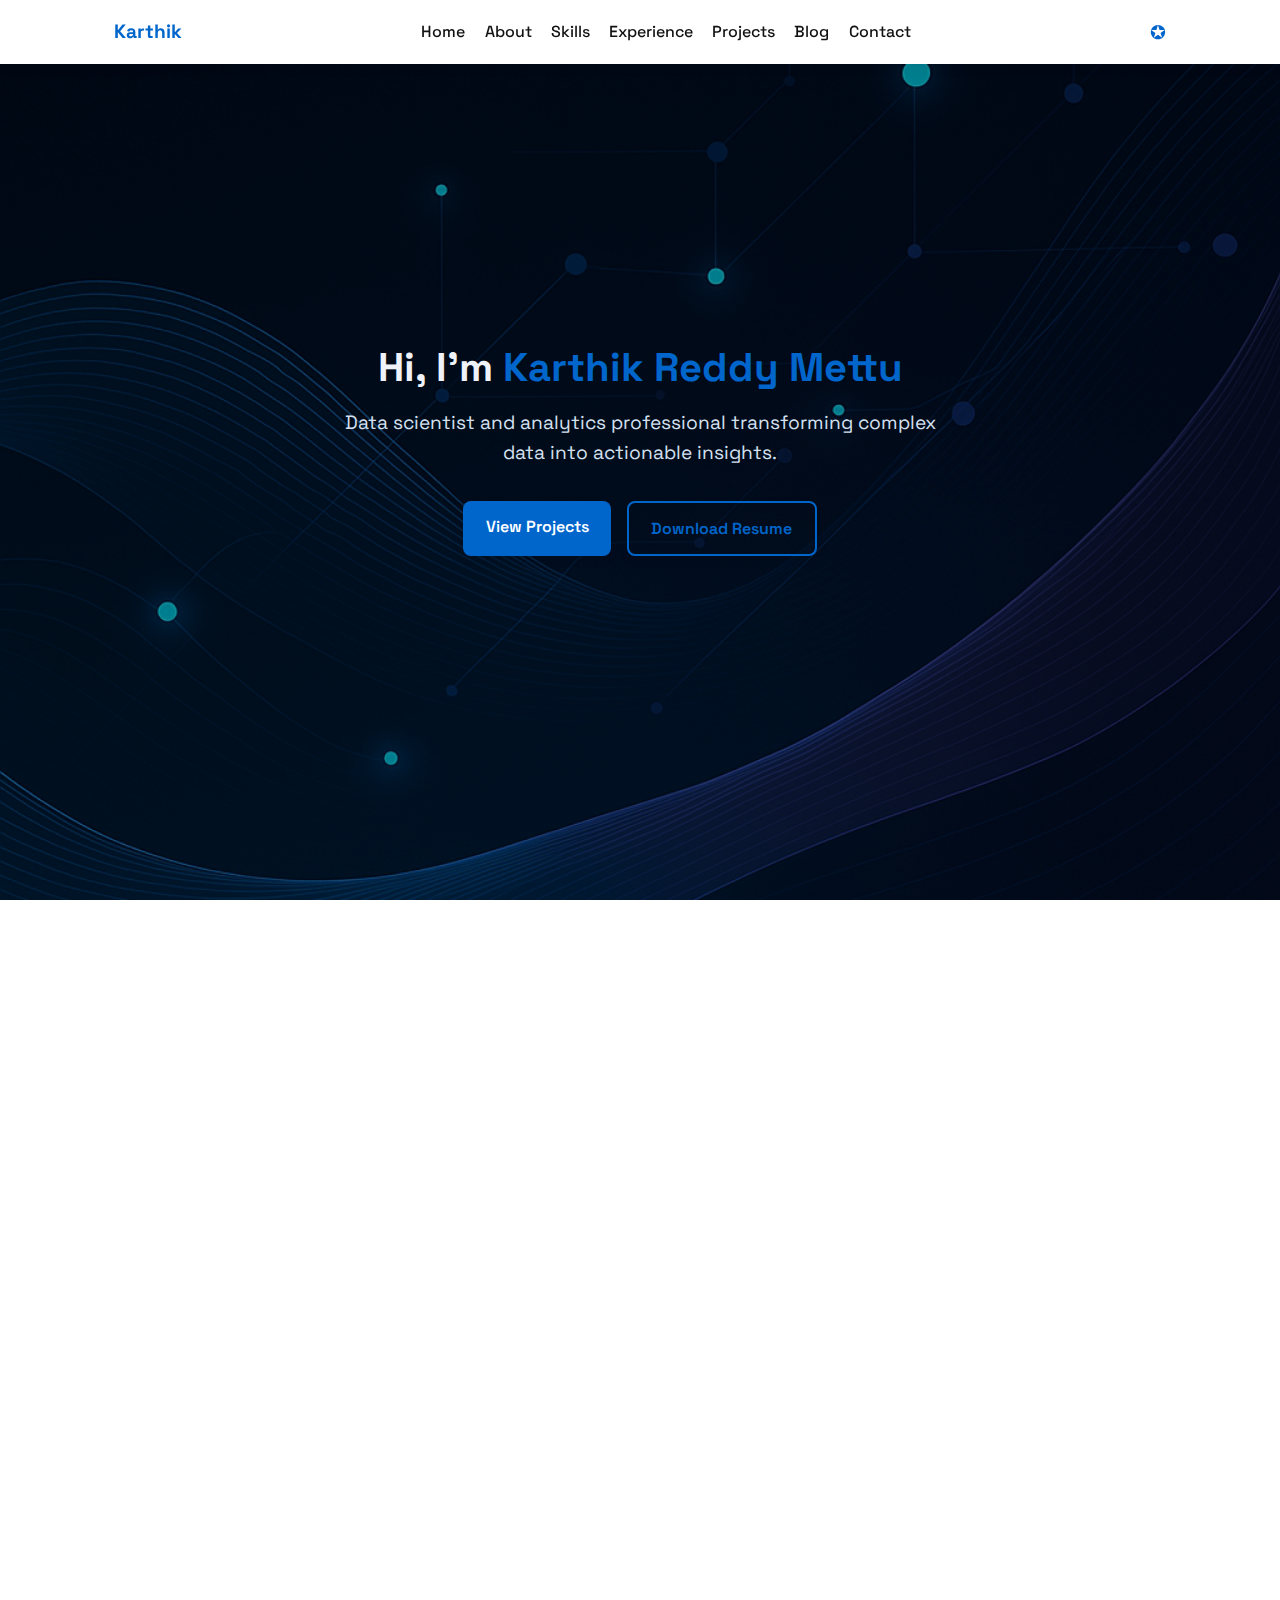
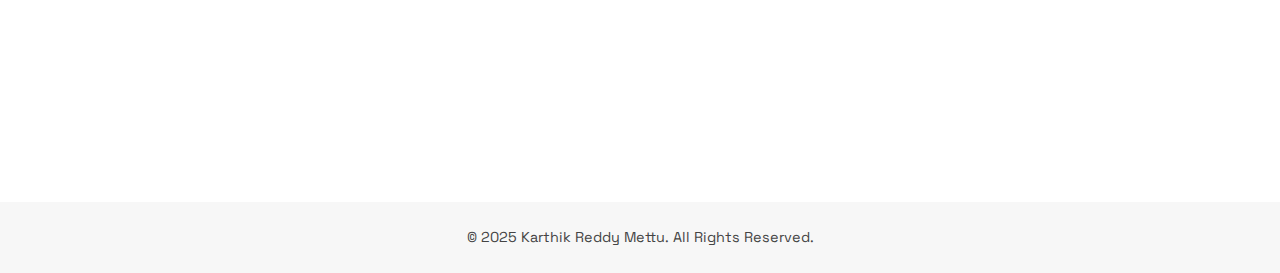
<file: index.html>
<!DOCTYPE html>
<!--
  A modern, minimalist portfolio for Karthik Reddy Mettu.  
  This single‑page site is designed to make a strong first impression while remaining
  clean and easy to navigate.  Each section highlights a different part of the
  professional story: about, skills, experience, projects, blog and contact.
  A dark/light theme switcher offers visitors a comfortable viewing option on any
  device.  Feel free to modify the content or styling by editing the HTML,
  CSS and JavaScript files in this directory.
-->
<html lang="en">
  <head>
    <meta charset="UTF-8" />
    <meta name="viewport" content="width=device-width, initial-scale=1.0" />
    <title>Karthik Reddy Mettu | Data Scientist</title>
    <!-- Google Font for a modern, legible typeface -->
    <link rel="preconnect" href="https://fonts.googleapis.com" />
    <link rel="preconnect" href="https://fonts.gstatic.com" crossorigin />
    <link
      href="https://fonts.googleapis.com/css2?family=Space+Grotesk:wght@400;500;700&display=swap"
      rel="stylesheet"
    />
    <!-- Stylesheet -->
    <link rel="stylesheet" href="styles.css" />
  </head>
  <body>
    <!-- Header with navigation and theme toggle -->
    <header id="header">
      <div class="container header-inner">
        <div class="logo">Karthik</div>
        <nav>
          <ul class="nav-list">
            <li><a href="#home">Home</a></li>
            <li><a href="#about">About</a></li>
            <li><a href="#skills">Skills</a></li>
            <li><a href="#experience">Experience</a></li>
            <li><a href="#projects">Projects</a></li>
            <li><a href="#blog">Blog</a></li>
            
            <li><a href="#contact">Contact</a></li>
          </ul>
        </nav>
        <!-- Theme toggle button -->
        <button id="theme-toggle" aria-label="Toggle dark mode">✪</button>
      </div>
    </header>

    <!-- Hero section -->
    <section id="home" class="hero section">
      <div class="hero-background"></div>
      <div class="container hero-content">
        <h1 class="hero-title">Hi, I'm <span class="accent">Karthik Reddy Mettu</span></h1>
        <p class="hero-tagline">
          Data scientist and analytics professional transforming complex data into
          actionable insights.
        </p>
        <div class="hero-cta">
          <a href="#projects" class="btn">View Projects</a>
          <a href="assets/resume.pdf" class="btn secondary" download>Download Resume</a>
        </div>
      </div>
    </section>

    <!-- About section -->
    <section id="about" class="section">
      <div class="container">
        <h2 class="section-title">About Me</h2>
        <div class="about-grid">
          <div class="about-text">
            <p>
              I'm a data scientist with a passion for turning complex data into
              clear, actionable stories. With experience spanning healthcare,
              education and finance, I use Python, SQL and visualization tools
              to uncover insights that drive strategic decision‑making. I thrive
              
              on building scalable pipelines, crafting interactive dashboards and
              mentoring teams in data storytelling.
            </p>
            <p>
              Outside of work you'll often find me exploring new technologies,
              writing about analytics and participating in community events. I
              believe that effective communication is just as important as
              technical expertise, and I enjoy making data approachable for
              everyone.
            </p>
            <div class="contact-info">
              <p><strong>Location:</strong> Houston, Texas, USA</p>
              <p><strong>Email:</strong> <a href="mailto:karthikmettu14@gmail.com">karthikmettu14@gmail.com</a></p>
              <p><strong>Phone:</strong> <a href="tel:7132020004">713 202 0004</a></p>
              <p><strong>LinkedIn:</strong> <a href="https://www.linkedin.com/in/karthik-mettu" target="_blank">/in/karthik-mettu</a></p>
              <p><strong>GitHub:</strong> <a href="https://github.com/karthik1636" target="_blank">github.com/karthik1636</a></p>
            </div>
          </div>
        </div>
      </div>
    </section>

    <!-- Skills section -->
    <section id="skills" class="section bg-alt">
      <div class="container">
        <h2 class="section-title">Skills</h2>
        <div class="skills-grid">
          <div class="skill-card">
            <h3>Data Analysis &amp; Modeling</h3>
            <p>
              Pandas, NumPy, Scikit‑learn, TensorFlow, Keras, logistic regression,
              decision trees, clustering, anomaly detection
            </p>
          </div>
          <div class="skill-card">
            <h3>Visualization</h3>
            <p>
              Tableau, Power BI, SPSS, interactive dashboards, KPI design
            </p>
          </div>
          <div class="skill-card">
            <h3>Data Wrangling &amp; ETL</h3>
            <p>
              Apache NiFi, Talend, SSIS, data cleansing, transformation, quality
              assessment
            </p>
          </div>
          <div class="skill-card">
            <h3>Databases &amp; Cloud</h3>
            <p>
              SQL Server, Oracle, BigQuery, Hadoop, Hive, AWS, GCP, query
              optimization
            </p>
          </div>
          <div class="skill-card">
            <h3>Compliance &amp; Standards</h3>
            <p>
              HIPAA, FHIR, HL7, data privacy regulations, data governance
            </p>
          </div>
          <div class="skill-card">
            <h3>Collaboration</h3>
            <p>
              Agile/Scrum, Jira, Git/GitHub, project documentation, mentoring
            </p>
          </div>
        </div>
      </div>
    </section>

    <!-- Experience section -->
    <section id="experience" class="section">
      <div class="container">
        <h2 class="section-title">Experience</h2>
        <div class="timeline">
          <div class="timeline-item">
            <span class="timeline-date">Aug 2024 – Present</span>
            <h3>Data Scientist – VSSOFT LLC / UnitedHealth Group</h3>
            <ul>
              <li>
                Integrated healthcare data systems (EPIC, Cerner, Meditech) with
                Talend and Apache NiFi, reducing data retrieval time by 30%.
              </li>
              <li>
                Designed real‑time Tableau dashboards for patient flow and resource
                allocation, boosting operational efficiency by 20%.
              </li>
              <li>
                Built machine‑learning models with TensorFlow and Keras for
                diagnosis prediction while ensuring HIPAA compliance.
              </li>
            </ul>
          </div>
          <div class="timeline-item">
            <span class="timeline-date">Aug 2023 – Dec 2024</span>
            <h3>Instructional Assistant – University of Houston</h3>
            <ul>
              <li>
                Facilitated labs on regression analysis, Bayesian methods and
                hypothesis testing for 50+ graduate students.
              </li>
              <li>
                Led weekly Python sessions on data wrangling and ML modelling,
                helping 87% of students achieve scores above 90%.
              </li>
              <li>
                Mentored student capstone projects and championed data storytelling.
              </li>
            </ul>
          </div>
          <div class="timeline-item">
            <span class="timeline-date">May 2024 – Aug 2024</span>
            <h3>Generative AI Engineer (Volunteer) – American Red Cross</h3>
            <ul>
              <li>
                Created an AI agent via Azure PromptFlow to automate analysis of 500+
                monthly receipts, saving ~10 hours/week.
              </li>
              <li>
                Developed Tableau dashboards for disaster response KPIs, improving
                efficiency by 15%.
              </li>
              <li>
                Collaborated with disaster response teams to align analytics with
                emergency objectives.
              </li>
            </ul>
          </div>
          <div class="timeline-item">
            <span class="timeline-date">Aug 2022 – Jul 2023</span>
            <h3>Data Analyst – Cognizant (JPMorgan Chase)</h3>
            <ul>
              <li>
                Implemented credit risk and fraud‑detection models, reducing
                non‑performing loans by 8% and safeguarding assets.
              </li>
              <li>
                Built customer‑segmentation models using K‑means and K‑medoids,
                increasing engagement by 20% and cross‑sell revenue by 10%.
              </li>
              <li>
                Developed a Hadoop/Hive data warehouse and Power BI dashboards
                for real‑time portfolio insights.
              </li>
            </ul>
          </div>
        </div>
      </div>
    </section>

    <!-- Projects section -->
    <section id="projects" class="section bg-alt">
      <div class="container">
        <h2 class="section-title">Projects</h2>
        <div class="projects-grid">
          <div class="project-card">
            <h3>Healthcare Data Integration</h3>
            <p>
              Leveraged Talend and Apache NiFi to integrate disparate healthcare systems
              (EPIC, Cerner, Meditech) into a unified data warehouse, reducing retrieval
              time by 30% and enabling seamless interoperability across platforms.
            </p>
          </div>
          <div class="project-card">
            <h3>Disaster Response AI Agent</h3>
            <p>
              Designed an AI agent with Azure PromptFlow to automatically analyse
              disaster‑relief receipts. The solution cut manual effort by 85% and
              delivered timely insights for operations.
            </p>
          </div>
          <div class="project-card">
            <h3>Credit Risk &amp; Fraud Detection</h3>
            <p>
              Developed supervised and unsupervised models to predict credit risk and
              detect anomalous transactions for a major bank, improving loan accuracy and
              safeguarding assets.
            </p>
          </div>
          <div class="project-card">
            <h3>Customer Segmentation</h3>
            <p>
              Used K‑means and K‑medoids clustering to identify high‑value customer
              segments, enabling targeted marketing campaigns and boosting engagement by
              20%.
            </p>
          </div>
          <div class="project-card">
            <h3>Interactive Dashboards</h3>
            <p>
              Built dynamic Tableau and Power BI dashboards for executive and clinical
              teams, visualising KPIs such as patient flow, customer churn and portfolio
              risk.
            </p>
          </div>
        </div>
      </div>
    </section>

    <!-- Blog section -->
    <section id="blog" class="section">
      <div class="container">
        <h2 class="section-title">Blog</h2>
        <p class="section-subtitle">
          I love sharing what I learn. Here are a few articles exploring projects, insights
          and musings about data.
        </p>
        <div class="blog-grid">
          <a class="blog-card" href="blog/ai-disaster-response.html">
            <img src="blog1.png" alt="Blog image 1" />
            <div class="blog-content">
              <h3>Building an AI Agent for Disaster Response</h3>
              <p>
                A behind‑the‑scenes look at how I built a generative AI agent to automate
                receipt analysis for the American Red Cross.
              </p>
              <span class="blog-date">May 2024</span>
            </div>
          </a>
          <a class="blog-card" href="blog/healthcare-data-integration.html">
            <img src="blog1.png" alt="Blog image 2" />
            <div class="blog-content">
              <h3>Lessons from Healthcare Data Integration</h3>
              <p>
                Learn about the challenges and best practices when unifying electronic
                health‑record systems in large organisations.
              </p>
              <span class="blog-date">Aug 2024</span>
            </div>
          </a>
        </div>
      </div>
    </section>

    <!-- Contact section -->
    <section id="contact" class="section bg-alt">
      <div class="container">
        <h2 class="section-title">Get in Touch</h2>
        <p class="section-subtitle">
          Whether you'd like to discuss a project, collaborate or just say hello, feel free
          to reach out.
        </p>
        <div class="contact-grid">
          <div class="contact-item">
            <h3>Email</h3>
            <p><a href="mailto:karthikmettu14@gmail.com">karthikmettu14@gmail.com</a></p>
          </div>
          <div class="contact-item">
            <h3>LinkedIn</h3>
            <p><a href="https://www.linkedin.com/in/karthik-mettu" target="_blank">/in/karthik-mettu</a></p>
          </div>
          <div class="contact-item">
            <h3>GitHub</h3>
            <p><a href="https://github.com/karthik1636" target="_blank">github.com/karthik1636</a></p>
          </div>
        </div>
      </div>
    </section>

    <!-- Footer -->
    <footer class="footer">
      <div class="container">
        <p>© 2025 Karthik Reddy Mettu. All Rights Reserved.</p>
      </div>
    </footer>

    <!-- JavaScript -->
    <script src="script.js"></script>
  </body>
</html>
</file>
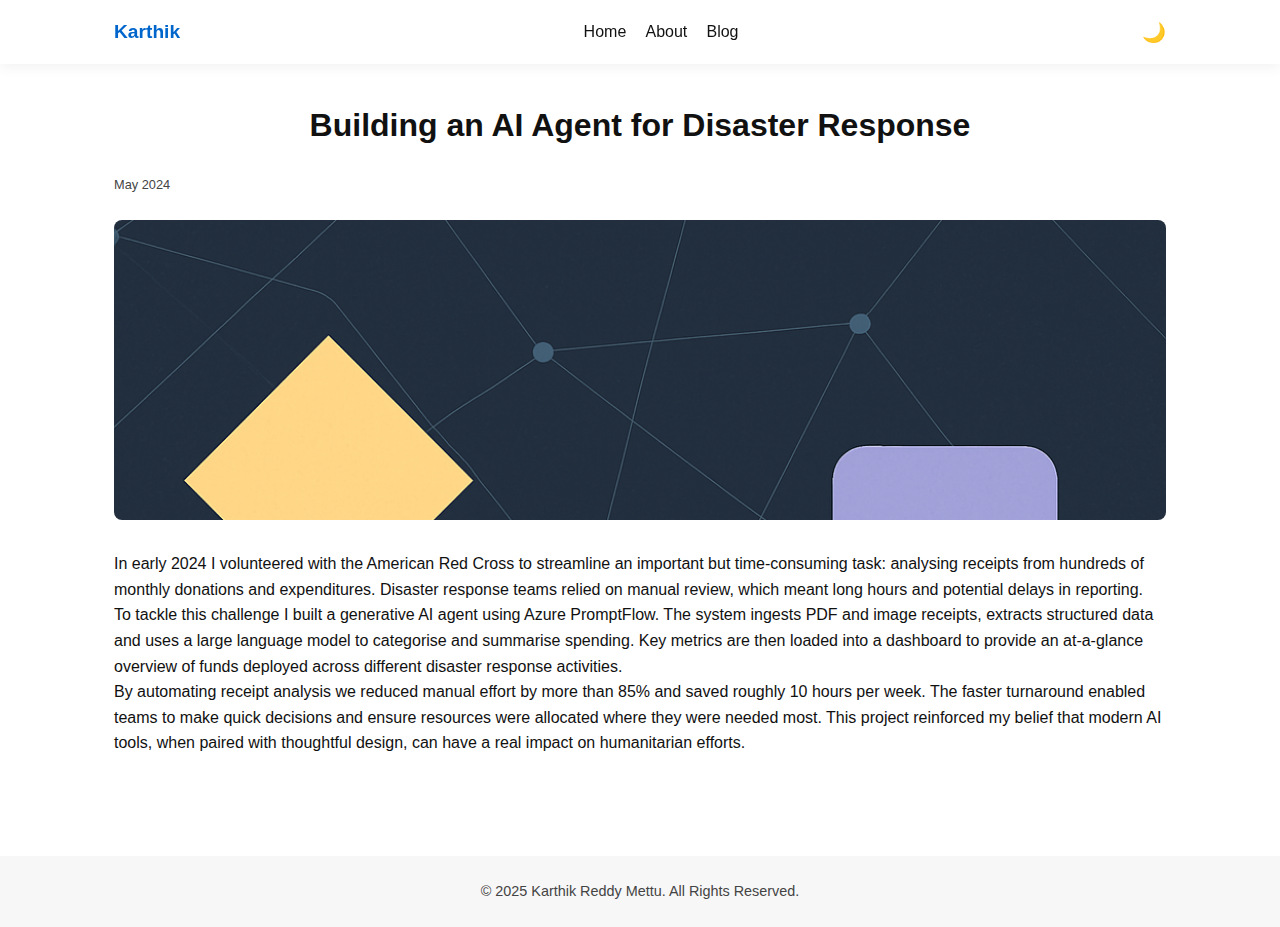
<file: blog/ai-disaster-response.html>
<!DOCTYPE html>
<html lang="en">
  <head>
    <meta charset="UTF-8" />
    <meta name="viewport" content="width=device-width, initial-scale=1.0" />
    <title>Building an AI Agent for Disaster Response – Karthik Reddy Mettu</title>
    <link rel="stylesheet" href="../styles.css" />
  </head>
  <body>
    <header id="header">
      <div class="container header-inner">
        <div class="logo">Karthik</div>
        <nav>
          <ul class="nav-list">
            <li><a href="../index.html#home">Home</a></li>
            <li><a href="../index.html#about">About</a></li>
            <li><a href="../index.html#blog">Blog</a></li>
          </ul>
        </nav>
        <button id="theme-toggle" aria-label="Toggle dark mode">🌙</button>
      </div>
    </header>
    <main class="section">
      <div class="container">
        <h1 class="section-title">Building an AI Agent for Disaster Response</h1>
        <p class="blog-date">May 2024</p>
        <img src="../blog1.png" alt="abstract shapes" style="width:100%; max-height:300px; object-fit:cover; border-radius:8px; margin:1.5rem 0;" />
        <article>
          <p>
            In early 2024 I volunteered with the American Red Cross to streamline an
            important but time‑consuming task: analysing receipts from hundreds of
            monthly donations and expenditures. Disaster response teams relied on
            manual review, which meant long hours and potential delays in
            reporting.
          </p>
          <p>
            To tackle this challenge I built a generative AI agent using Azure
            PromptFlow. The system ingests PDF and image receipts, extracts
            structured data and uses a large language model to categorise and
            summarise spending. Key metrics are then loaded into a dashboard to
            provide an at‑a‑glance overview of funds deployed across different
            disaster response activities.
          </p>
          <p>
            By automating receipt analysis we reduced manual effort by more than
            85% and saved roughly 10 hours per week. The faster turnaround
            enabled teams to make quick decisions and ensure resources were
            allocated where they were needed most. This project reinforced my
            belief that modern AI tools, when paired with thoughtful design,
            can have a real impact on humanitarian efforts.
          </p>
        </article>
      </div>
    </main>
    <footer class="footer">
      <div class="container">
        <p>© 2025 Karthik Reddy Mettu. All Rights Reserved.</p>
      </div>
    </footer>
    <script src="../script.js"></script>
  </body>
</html>
</file>
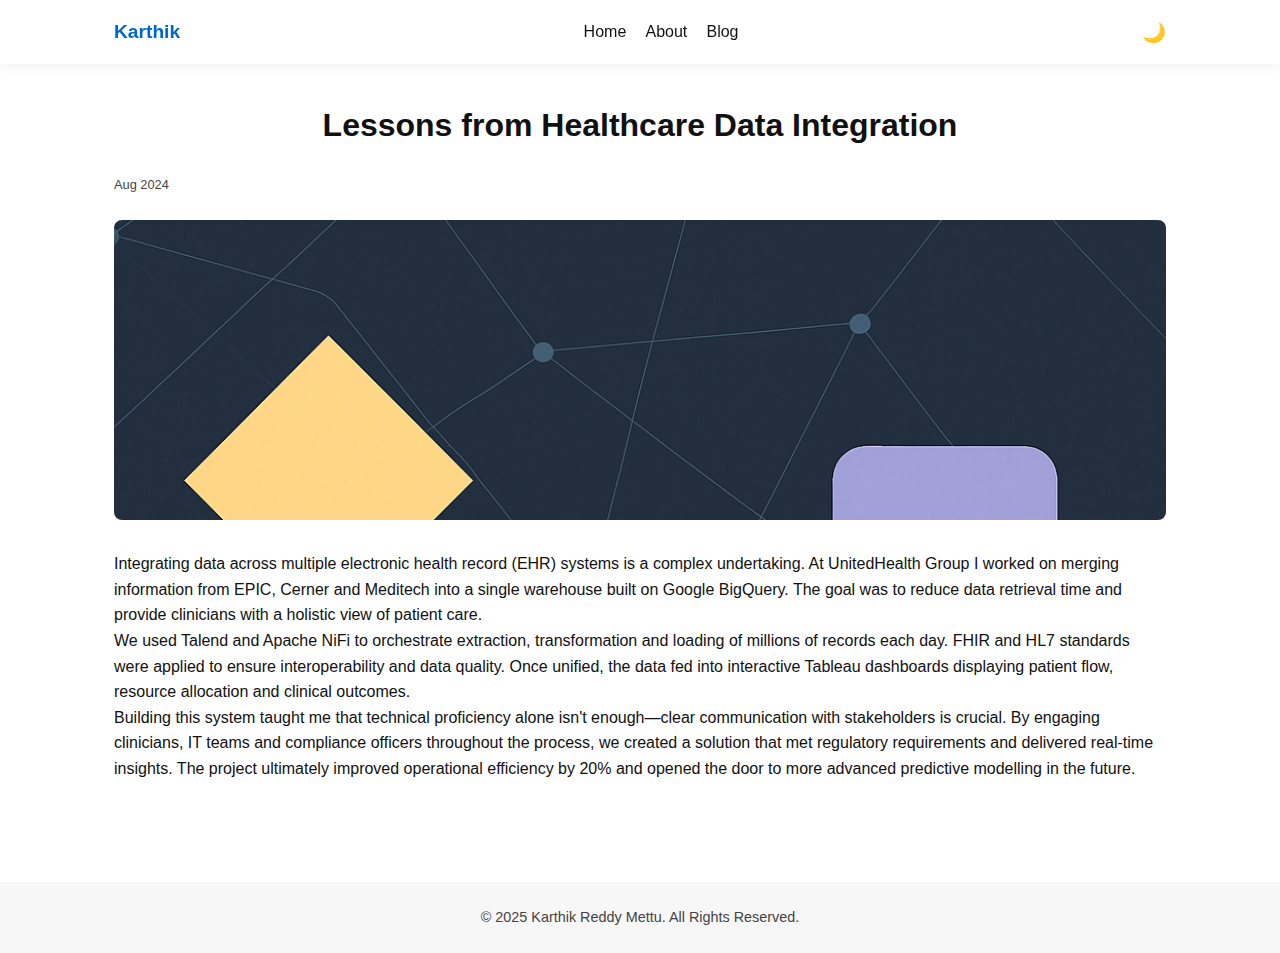
<file: blog/healthcare-data-integration.html>
<!DOCTYPE html>
<html lang="en">
  <head>
    <meta charset="UTF-8" />
    <meta name="viewport" content="width=device-width, initial-scale=1.0" />
    <title>Lessons from Healthcare Data Integration – Karthik Reddy Mettu</title>
    <link rel="stylesheet" href="../styles.css" />
  </head>
  <body>
    <header id="header">
      <div class="container header-inner">
        <div class="logo">Karthik</div>
        <nav>
          <ul class="nav-list">
            <li><a href="../index.html#home">Home</a></li>
            <li><a href="../index.html#about">About</a></li>
            <li><a href="../index.html#blog">Blog</a></li>
          </ul>
        </nav>
        <button id="theme-toggle" aria-label="Toggle dark mode">🌙</button>
      </div>
    </header>
    <main class="section">
      <div class="container">
        <h1 class="section-title">Lessons from Healthcare Data Integration</h1>
        <p class="blog-date">Aug 2024</p>
        <img src="../blog1.png" alt="abstract network" style="width:100%; max-height:300px; object-fit:cover; border-radius:8px; margin:1.5rem 0;" />
        <article>
          <p>
            Integrating data across multiple electronic health record (EHR)
            systems is a complex undertaking. At UnitedHealth Group I worked on
            merging information from EPIC, Cerner and Meditech into a single
            warehouse built on Google BigQuery. The goal was to reduce data
            retrieval time and provide clinicians with a holistic view of
            patient care.
          </p>
          <p>
            We used Talend and Apache NiFi to orchestrate extraction,
            transformation and loading of millions of records each day. FHIR and
            HL7 standards were applied to ensure interoperability and data
            quality. Once unified, the data fed into interactive Tableau
            dashboards displaying patient flow, resource allocation and clinical
            outcomes.
          </p>
          <p>
            Building this system taught me that technical proficiency alone
            isn't enough—clear communication with stakeholders is crucial. By
            engaging clinicians, IT teams and compliance officers throughout the
            process, we created a solution that met regulatory requirements and
            delivered real‑time insights. The project ultimately improved
            operational efficiency by 20% and opened the door to more advanced
            predictive modelling in the future.
          </p>
        </article>
      </div>
    </main>
    <footer class="footer">
      <div class="container">
        <p>© 2025 Karthik Reddy Mettu. All Rights Reserved.</p>
      </div>
    </footer>
    <script src="../script.js"></script>
  </body>
</html>
</file>
<file: styles.css>
/*
 * Base styles for Karthik's portfolio.
 * Following minimalist design principles: limited palette, ample whitespace,
 * intuitive navigation, and responsive layout.  Variables defined at the
 * top allow easy customization for light and dark themes.
 */

/* Color palette variables */
:root {
  --bg: #ffffff;
  --bg-alt: #f7f7f7;
  --card-bg: #ffffff;
  --text-primary: #111111;
  --text-secondary: #444444;
  --accent: #0066cc;
  --link: #0066cc;
  --header-height: 64px;
  --border-radius: 8px;
  --box-shadow: 0 4px 12px rgba(0, 0, 0, 0.05);
}

/* Dark theme overrides */
.dark {
  --bg: #0d1424;
  --bg-alt: #141c32;
  --card-bg: #192444;
  --text-primary: #f0f2fa;
  --text-secondary: #b8c0d0;
  --accent: #4da3ff;
  --link: #4da3ff;
  --box-shadow: 0 4px 12px rgba(0, 0, 0, 0.4);
}

/* Reset and global styles */
* {
  margin: 0;
  padding: 0;
  box-sizing: border-box;
}

body {
  font-family: 'Space Grotesk', sans-serif;
  background: var(--bg);
  color: var(--text-primary);
  line-height: 1.6;
  overflow-x: hidden;
  transition: background 0.3s ease, color 0.3s ease;
}

a {
  color: var(--link);
  text-decoration: none;
}
a:hover {
  text-decoration: underline;
}

.container {
  max-width: 1100px;
  margin: 0 auto;
  padding: 0 1.5rem;
}

/* Header */
header {
  position: fixed;
  top: 0;
  left: 0;
  right: 0;
  height: var(--header-height);
  background: var(--bg);
  box-shadow: var(--box-shadow);
  display: flex;
  align-items: center;
  z-index: 100;
}

.header-inner {
  display: flex;
  justify-content: space-between;
  align-items: center;
  width: 100%;
}

.logo {
  font-weight: 700;
  font-size: 1.2rem;
  color: var(--accent);
}

nav ul {
  list-style: none;
  display: flex;
  gap: 1.2rem;
}

nav a {
  color: var(--text-primary);
  font-weight: 500;
  transition: color 0.2s ease;
}
nav a:hover {
  color: var(--accent);
}

#theme-toggle {
  background: none;
  border: none;
  font-size: 1.2rem;
  cursor: pointer;
  color: var(--accent);
  transition: transform 0.3s ease;
}
#theme-toggle:hover {
  transform: rotate(20deg);
}

/* Sections */
.section {
  padding: 100px 0;
}

.bg-alt {
  background: var(--bg-alt);
}

.section-title {
  font-size: 2rem;
  margin-bottom: 1.5rem;
  text-align: center;
}

.section-subtitle {
  text-align: center;
  max-width: 600px;
  margin: 0 auto 2rem;
  color: var(--text-secondary);
}

/* Hero */
.hero {
  position: relative;
  min-height: 100vh;
  display: flex;
  align-items: center;
  justify-content: center;
  color: #f0f2fa;
  text-align: center;
  overflow: hidden;
}

.hero-background {
  position: absolute;
  top: 0;
  left: 0;
  width: 100%;
  height: 100%;
  background-image: url('hero-background.png');
  background-size: cover;
  background-position: center;
  z-index: -2;
}

.hero::after {
  content: '';
  position: absolute;
  top: 0;
  left: 0;
  width: 100%;
  height: 100%;
  background: rgba(0, 0, 0, 0.4);
  z-index: -1;
}

.hero-content {
  max-width: 700px;
  padding: 2rem;
}

.hero-title {
  font-size: 2.5rem;
  line-height: 1.2;
  margin-bottom: 1rem;
}

.hero-title .accent {
  color: var(--accent);
}

.hero-tagline {
  font-size: 1.2rem;
  color: #d5e0f0;
  margin-bottom: 2rem;
}

.hero-cta {
  display: flex;
  gap: 1rem;
  justify-content: center;
}

.btn {
  display: inline-block;
  padding: 0.8rem 1.4rem;
  font-weight: 600;
  border-radius: var(--border-radius);
  background: var(--accent);
  color: #fff;
  box-shadow: var(--box-shadow);
  transition: transform 0.2s ease, box-shadow 0.2s ease;
}
.btn:hover {
  transform: translateY(-3px);
  box-shadow: 0 8px 16px rgba(0, 0, 0, 0.15);
}

.btn.secondary {
  background: transparent;
  border: 2px solid var(--accent);
  color: var(--accent);
}
.btn.secondary:hover {
  background: var(--accent);
  color: #fff;
}

/* About */
.about-grid {
  display: flex;
  flex-direction: column;
  gap: 2rem;
}

.about-text p {
  margin-bottom: 1rem;
  color: var(--text-secondary);
  font-size: 1rem;
}

.contact-info p {
  margin-bottom: 0.5rem;
}

.contact-info a {
  color: var(--accent);
  text-decoration: none;
}

/* Skills */
.skills-grid {
  display: grid;
  grid-template-columns: repeat(auto-fill, minmax(250px, 1fr));
  gap: 1.5rem;
}

.skill-card {
  background: var(--card-bg);
  padding: 1.5rem;
  border-radius: var(--border-radius);
  box-shadow: var(--box-shadow);
  transition: transform 0.2s ease;
}
.skill-card:hover {
  transform: translateY(-5px);
}

.skill-card h3 {
  margin-bottom: 0.5rem;
  color: var(--accent);
  font-size: 1.1rem;
}

.skill-card p {
  font-size: 0.95rem;
  color: var(--text-secondary);
  line-height: 1.4;
}

/* Timeline (Experience) */
.timeline {
  position: relative;
  margin-left: 1rem;
  padding-left: 1rem;
}

.timeline::before {
  content: '';
  position: absolute;
  left: 0;
  top: 0;
  bottom: 0;
  width: 2px;
  background: var(--accent);
}

.timeline-item {
  margin-bottom: 2rem;
  padding-left: 1rem;
  position: relative;
}

.timeline-item::before {
  content: '';
  position: absolute;
  left: -1.3rem;
  top: 0.3rem;
  width: 10px;
  height: 10px;
  border-radius: 50%;
  background: var(--accent);
}

.timeline-date {
  font-size: 0.9rem;
  color: var(--text-secondary);
  margin-bottom: 0.3rem;
}

timeline-item h3 {
  margin-bottom: 0.5rem;
  font-size: 1.1rem;
  color: var(--accent);
}

.timeline-item ul {
  list-style: disc inside;
  color: var(--text-secondary);
  font-size: 0.95rem;
  margin-left: 0.5rem;
}

.timeline-item li {
  margin-bottom: 0.5rem;
}

/* Projects */
.projects-grid {
  display: grid;
  grid-template-columns: repeat(auto-fill, minmax(250px, 1fr));
  gap: 1.5rem;
}

.project-card {
  background: var(--card-bg);
  padding: 1.5rem;
  border-radius: var(--border-radius);
  box-shadow: var(--box-shadow);
  transition: transform 0.2s ease;
}
.project-card:hover {
  transform: translateY(-5px);
}

.project-card h3 {
  margin-bottom: 0.5rem;
  font-size: 1.15rem;
  color: var(--accent);
}

.project-card p {
  font-size: 0.95rem;
  color: var(--text-secondary);
}

/* Blog */
.blog-grid {
  display: grid;
  grid-template-columns: repeat(auto-fill, minmax(280px, 1fr));
  gap: 2rem;
}

.blog-card {
  display: flex;
  flex-direction: column;
  background: var(--card-bg);
  border-radius: var(--border-radius);
  overflow: hidden;
  box-shadow: var(--box-shadow);
  transition: transform 0.2s ease;
}
.blog-card:hover {
  transform: translateY(-5px);
}

.blog-card img {
  width: 100%;
  height: 160px;
  object-fit: cover;
}

.blog-content {
  padding: 1rem;
  flex: 1;
}

.blog-content h3 {
  font-size: 1.1rem;
  margin-bottom: 0.5rem;
  color: var(--accent);
}

.blog-content p {
  font-size: 0.95rem;
  color: var(--text-secondary);
  margin-bottom: 0.5rem;
}

.blog-date {
  font-size: 0.8rem;
  color: var(--text-secondary);
}

/* Contact */
.contact-grid {
  display: grid;
  grid-template-columns: repeat(auto-fit, minmax(200px, 1fr));
  gap: 1.5rem;
  margin-top: 2rem;
}

.contact-item h3 {
  margin-bottom: 0.3rem;
  color: var(--accent);
  font-size: 1.1rem;
}

.contact-item p {
  font-size: 0.95rem;
  color: var(--text-secondary);
}

/* Footer */
.footer {
  background: var(--bg-alt);
  padding: 1.5rem 0;
  text-align: center;
  font-size: 0.9rem;
  color: var(--text-secondary);
}

/* Responsive */
@media (max-width: 768px) {
  nav ul {
    display: none;
  }
  /* A simple mobile nav could be added later */
}

@media (max-width: 600px) {
  .hero-title {
    font-size: 2rem;
  }
  .hero-tagline {
    font-size: 1rem;
  }
  .btn {
    padding: 0.6rem 1.2rem;
    font-size: 0.9rem;
  }
  .section {
    padding: 80px 0;
  }
}

/* Reveal animation classes */
.hidden {
  opacity: 0;
  transform: translateY(40px);
  transition: opacity 0.6s ease-out, transform 0.6s ease-out;
}

.show {
  opacity: 1;
  transform: translateY(0);
}

/* Mobile navigation toggle */
#nav-toggle {
  display: none;
  background: none;
  border: none;
  font-size: 1.4rem;
  cursor: pointer;
  color: var(--accent);
  margin-left: 1rem;
}

/* Mobile nav list hidden by default on small screens */
@media (max-width: 768px) {
  #nav-toggle {
    display: block;
  }
  nav ul.nav-list {
    display: none;
    flex-direction: column;
    gap: 0.8rem;
    position: absolute;
    top: var(--header-height);
    right: 1rem;
    background: var(--card-bg);
    padding: 1rem;
    border-radius: var(--border-radius);
    box-shadow: var(--box-shadow);
    z-index: 100;
  }
  nav ul.nav-list.open {
    display: flex;
  }
}
</file>
